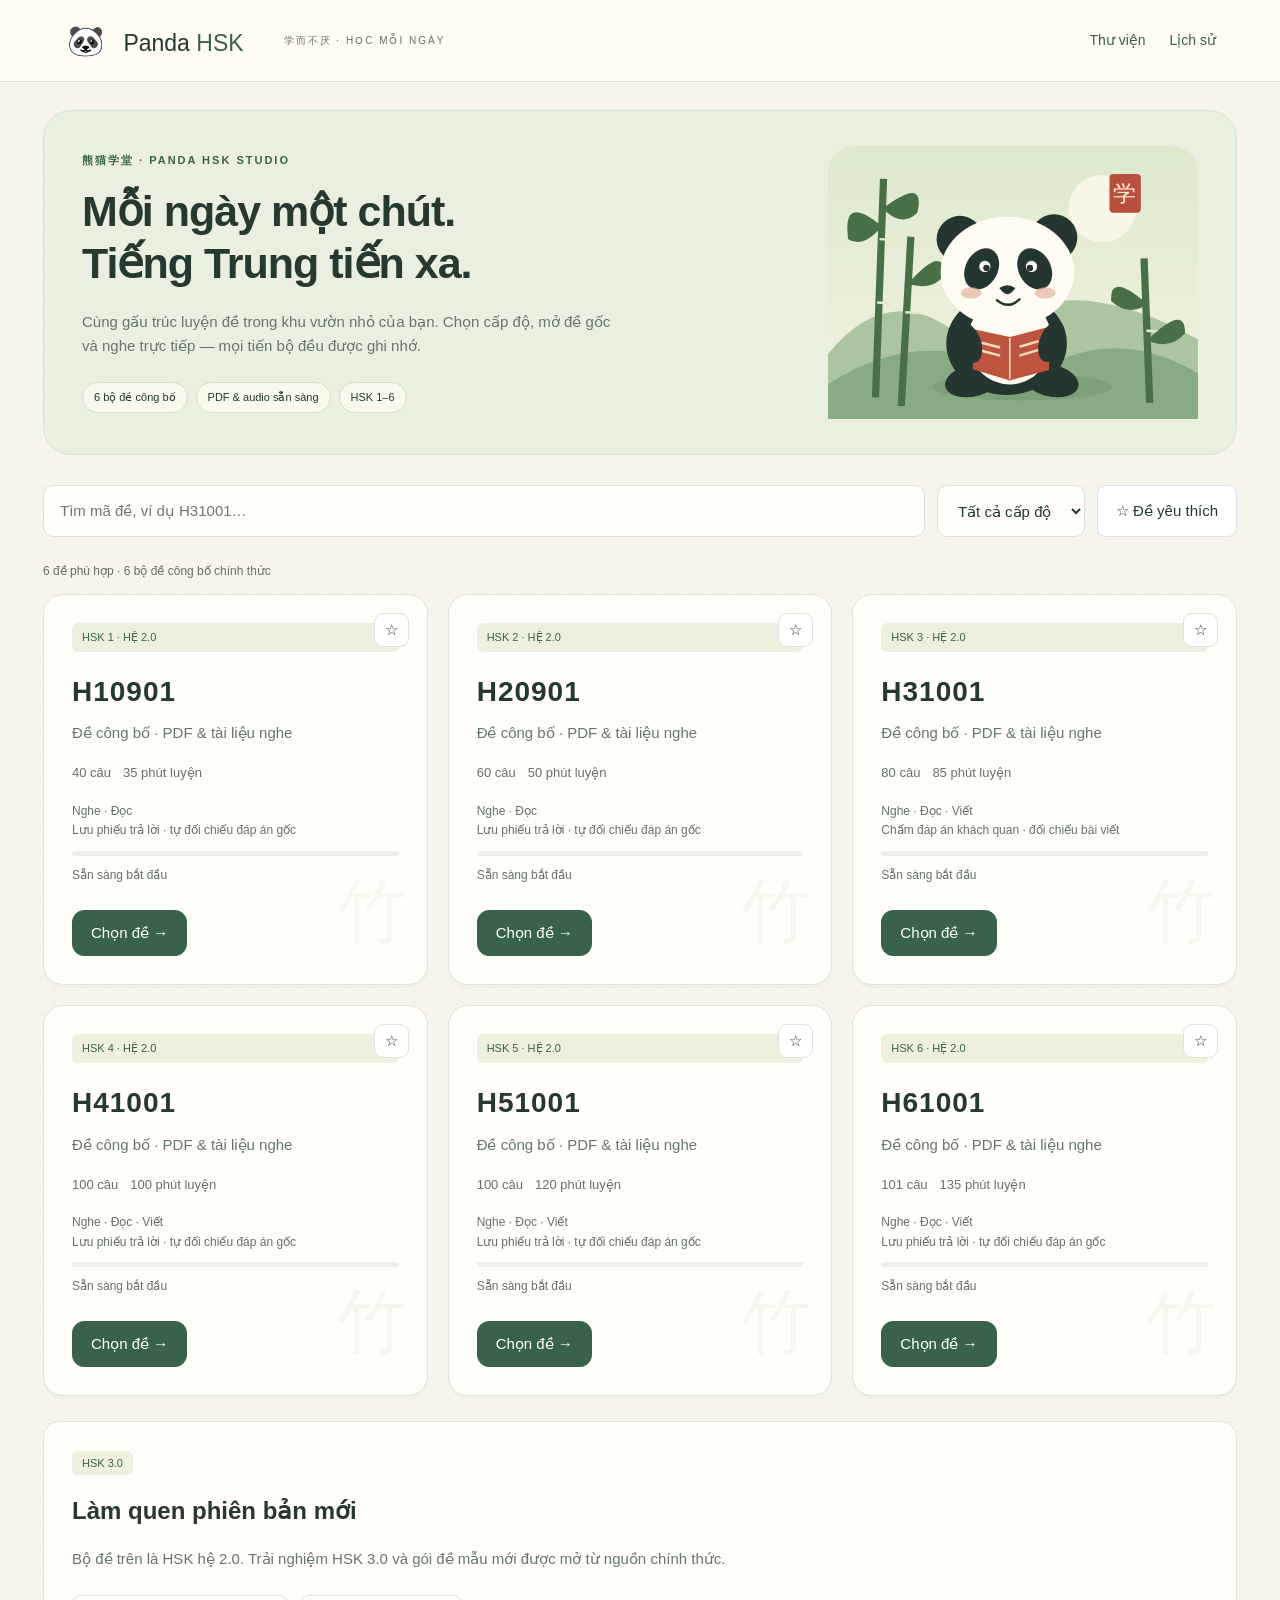
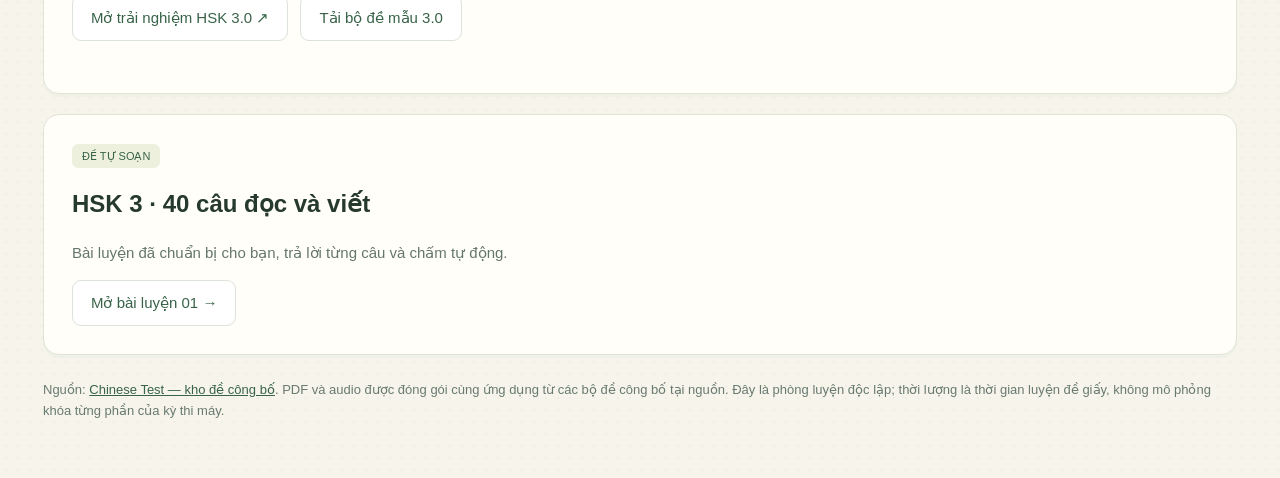
<file: index.html>
<!doctype html><html lang="vi"><meta charset="utf-8"><meta name="viewport" content="width=device-width,initial-scale=1"><meta name="theme-color" content="#176a54"><title>Panda HSK · Vườn luyện tiếng Trung</title><link rel="stylesheet" href="style.css"><link rel="stylesheet" href="library.css"><body><header><a href="#library" class="brand"><b class="panda-logo">🐼</b> Panda <strong>HSK</strong></a><span class="tag">学而不厌 · HỌC MỖI NGÀY</span><nav><a href="#library">Thư viện</a><a href="#history">Lịch sử</a></nav></header><main id="app" tabindex="-1"></main><div id="toast" role="status" aria-live="polite"></div><dialog id="modal"><div id="modalBody"></div><button id="closeModal">Đóng</button></dialog><script type="module" src="pdf-viewer.js"></script><script src="library.js"></script></body></html>
</file>
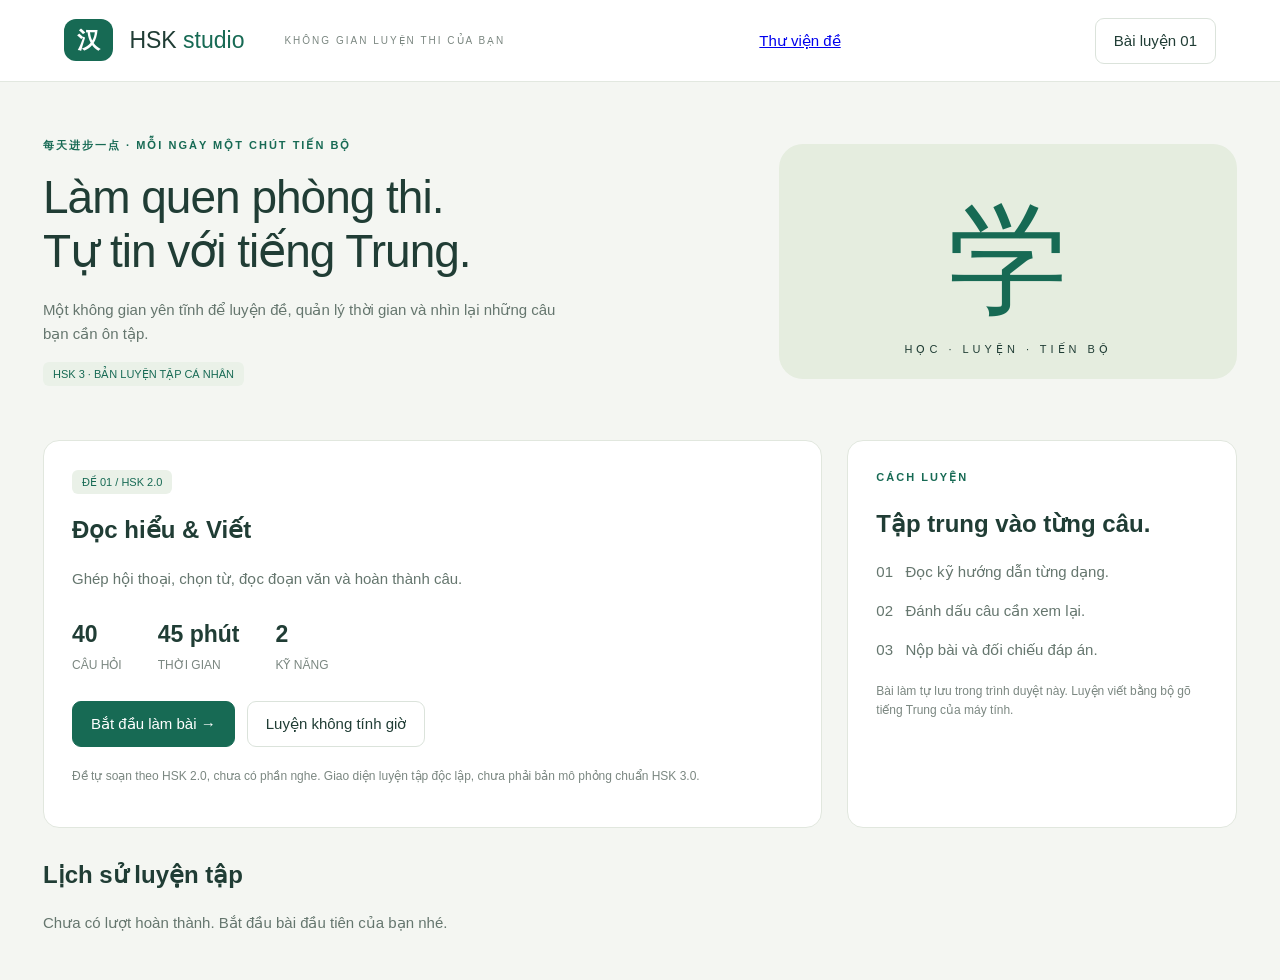
<file: practice.html>
<!doctype html><html lang="vi"><meta charset="utf-8"><meta name="viewport" content="width=device-width, initial-scale=1"><title>HSK Studio · Phòng luyện thi</title><link rel="stylesheet" href="style.css"><body><header><a href="/" class="brand"><b>汉</b> HSK <strong>studio</strong></a><span class="tag">KHÔNG GIAN LUYỆN THI CỦA BẠN</span><a href="index.html#library" style="margin-left:auto">Thư viện đề</a><button id="home">Bài luyện 01</button></header><main id="app"></main><dialog id="confirm"><h2>Nộp bài luyện tập?</h2><p id="confirmText"></p><div class="actions"><button id="cancel">Tiếp tục làm</button><button class="primary" id="submit">Nộp bài</button></div></dialog><script src="practice.js"></script></body></html>
</file>
<file: style.css>
:root{--green:#176a54;--ink:#203d35;--muted:#7b8781;--bg:#f4f6f2}*{box-sizing:border-box}body{margin:0;background:var(--bg);color:var(--ink);font:15px/1.6 Arial,sans-serif}header{height:82px;display:flex;align-items:center;gap:40px;padding:0 5%;background:white;border-bottom:1px solid #e2e8e0}.brand{color:var(--ink);text-decoration:none;font-size:23px}.brand b{background:var(--green);color:white;border-radius:12px;padding:8px 13px;margin-right:10px}.brand strong{font-weight:400;color:var(--green)}.tag{font-size:10px;letter-spacing:2px;color:var(--muted)}header button{margin-left:auto}button{font:inherit;cursor:pointer;border:1px solid #dbe3db;padding:10px 18px;border-radius:9px;background:white;color:var(--ink)}button:hover{border-color:var(--green);background:#eff6ef}button:focus-visible,input:focus-visible{outline:3px solid #d7b663;outline-offset:3px}button:disabled{opacity:.45;cursor:default}.primary{background:var(--green);color:white;border-color:var(--green)}.primary:hover{background:#12533f;color:white}main{max-width:1250px;margin:45px auto;padding:0 28px}.eyebrow{font-size:11px;letter-spacing:2px;color:var(--green);font-weight:bold}h1{font-size:46px;line-height:1.18;font-weight:500;margin:15px 0 20px;letter-spacing:-1px}h2{font-size:24px;line-height:1.4}p{color:#65766e}.hero{display:grid;grid-template-columns:1.5fr 1fr;gap:50px;align-items:center;margin:55px 0}.hero p{max-width:520px}.art{height:235px;background:#e5eddf;border-radius:24px;display:flex;align-items:center;justify-content:center;position:relative;overflow:hidden}.art strong{font:120px 'Noto Sans SC',sans-serif;color:#176a54}.art span{position:absolute;bottom:20px;font-size:11px;letter-spacing:4px}.cards{display:grid;grid-template-columns:2fr 1fr;gap:25px}.card,.panel{background:white;border:1px solid #e1e7de;border-radius:16px;padding:28px}.badge{font-size:11px;background:#eaf1e8;border-radius:6px;padding:6px 10px;color:var(--green)}.stats{display:flex;gap:36px;margin:25px 0}.stats strong{display:block;font-size:23px}.stats span{font-size:12px;color:var(--muted)}.actions{display:flex;gap:12px;flex-wrap:wrap}.note{font-size:12px;color:var(--muted);margin-top:20px}.history{margin-top:30px}.historyrow{display:flex;justify-content:space-between;gap:16px;padding:14px 0;border-bottom:1px solid #edf0e9}.examhead{display:flex;align-items:center;justify-content:space-between;margin-bottom:22px}.timer{font-size:27px;font-variant-numeric:tabular-nums}.workspace{display:grid;grid-template-columns:1fr 290px;gap:25px}.question{min-height:440px}.chinese{font-family:'Noto Sans SC',sans-serif;font-size:23px;line-height:1.95}.passage{background:#f6f8f3;border-radius:10px;padding:20px;margin:20px 0;font-size:20px}.option{display:flex;gap:16px;width:100%;text-align:left;align-items:center;margin:12px 0;padding:13px 18px;font-family:'Noto Sans SC',sans-serif;font-size:19px}.option em{font:13px Arial;border:1px solid #d7e1d4;border-radius:6px;padding:4px 9px;font-style:normal}.option.selected{border-color:var(--green);background:#edf5ee}.navgrid{display:grid;grid-template-columns:repeat(5,1fr);gap:8px}.navgrid button{padding:8px 0;font-size:12px}.navgrid .done{background:#e1efe5;border-color:#c2d9c7}.navgrid .current{background:var(--green);color:white}.navgrid .flag{box-shadow:inset 0 -3px #d8ad43}.foot{display:flex;justify-content:space-between;margin-top:25px}.input{width:100%;padding:17px;border:1px solid #c8d7c8;border-radius:10px;font-size:24px;margin-top:25px}.result{max-width:850px;margin:auto}.score{font-size:62px;color:var(--green);line-height:1.4}.review{margin:18px 0;padding:22px;background:white;border:1px solid #dde5db;border-radius:12px}.correct{color:#176a54}.wrong{color:#b45135}dialog{max-width:470px;border:0;border-radius:18px;padding:32px}dialog::backdrop{background:#15382b66}.saved{font-size:11px;color:var(--green)}@media(max-width:800px){.tag{display:none}.hero,.cards,.workspace{grid-template-columns:1fr}.hero{margin:25px 0;gap:20px}h1{font-size:34px}.art{height:140px}.art strong{font-size:70px}.art span{bottom:8px}.workspace aside{order:2}.question{min-height:350px}main{padding:0 16px;margin-top:25px}.card,.panel{padding:20px}.chinese{font-size:20px}.stats{gap:24px}header{padding:0 16px}.brand{font-size:20px}}
</file>
<file: library.css>
nav{margin-left:auto;display:flex;gap:24px}nav a,a{color:var(--green)}nav a{text-decoration:none;font-size:14px}button,a,input,select{touch-action:manipulation}.intro{display:flex;align-items:center;justify-content:space-between;gap:35px;margin:35px 0}.intro h1{font-size:42px}.intro p{max-width:680px}.intro .seal{background:#e3ecdf;border-radius:22px;padding:15px 35px;font:70px 'Noto Sans SC',sans-serif;color:var(--green)}.filters{display:flex;gap:12px;flex-wrap:wrap;margin:25px 0}.filters input{flex:1;min-width:190px}.filters input,.filters select{padding:13px 16px;border:1px solid #dae2d8;border-radius:10px;font:inherit;background:white;color:var(--ink)}.catalog{display:grid;grid-template-columns:repeat(3,1fr);gap:20px}.examcard{position:relative;display:flex;flex-direction:column;gap:10px}.examcard h2{margin:10px 0 0}.examcard p{margin:0}.examcard .actions{margin-top:auto;padding-top:15px}.examcard .favorite{position:absolute;right:18px;top:18px;padding:4px 10px}.cardmeta{display:flex;gap:12px;font-size:13px;color:var(--muted);margin:8px 0}.progress{height:5px;background:#eef1eb;border-radius:10px;overflow:hidden}.progress i{display:block;height:100%;background:var(--green)}.notice{font-size:13px;padding:12px 0;color:#697a70}.empty{padding:50px;text-align:center;grid-column:1/-1}.small{font-size:12px;color:var(--muted)}.sessionbar{display:flex;align-items:center;justify-content:space-between;gap:20px;margin-bottom:20px}.sessionbar h2{margin:4px 0}.exam-layout{display:grid;grid-template-columns:minmax(0,1.5fr) minmax(300px,1fr);gap:20px;align-items:start}.pdf-panel{position:sticky;top:15px;overflow:hidden}.pdf-panel iframe{display:block;width:100%;height:65vh;min-height:430px;border:1px solid #e1e7df;border-radius:10px;background:#f5f6f3}.resource-actions{display:flex;gap:15px;flex-wrap:wrap;margin-bottom:14px;font-size:13px}.answer-panel{max-height:78vh;overflow:auto;scroll-behavior:smooth}.answer-row{padding:13px 0;border-bottom:1px solid #edf0e9}.answer-label{display:flex;align-items:center;justify-content:space-between;font-weight:bold;font-size:13px;margin-bottom:8px}.answer-row input,.answer-row textarea{font:18px 'Noto Sans SC',sans-serif;width:100%;padding:10px;border-radius:7px;border:1px solid #d6e0d3;resize:vertical}.answer-row.flagged{border-left:3px solid #d5ad4b;padding-left:10px}.choice-row{display:flex;gap:6px;flex-wrap:wrap}.choice-row button{padding:6px 12px;min-width:36px}.choice-row button.active{color:white;background:var(--green);border-color:var(--green)}.tiny{font-size:12px;padding:4px 9px}.sheet-toolbar{position:sticky;top:-28px;background:white;z-index:2;padding:8px 0 15px;border-bottom:1px solid #e5ebe2;display:flex;gap:6px;flex-wrap:wrap}.audio-box{margin-top:16px;padding-top:14px;border-top:1px solid #e3e8df}.audio-box audio{width:100%;margin-top:10px}.audio-box input{max-width:100%;font-size:12px}.results-list{margin:22px 0}.result-row{display:grid;grid-template-columns:60px 1fr 1fr;gap:14px;padding:12px;border-bottom:1px solid #e3e8df}.result-row:nth-child(even){background:#f5f8f2}.result-row span{overflow-wrap:anywhere}.result-actions{display:flex;gap:12px;flex-wrap:wrap;margin:24px 0}#toast{position:fixed;bottom:25px;left:50%;transform:translateX(-50%);background:#203d35;color:white;padding:12px 22px;border-radius:10px;z-index:20;display:none}.loading{padding:60px;text-align:center}.danger{color:#a84332}.paused{color:#a56811}.modebox{margin:22px 0;padding:18px;background:#f5f8f2;border-radius:12px}.modebox label{display:block;padding:8px 0}dialog{width:min(560px,95vw);max-width:560px}.hint{font-size:13px;background:#eef3e9;padding:12px;border-radius:8px}button{transition:background .15s,border-color .15s}.section-title{margin:24px 0 10px;font-size:15px}.linkbutton{display:inline-block;padding:10px 18px;border:1px solid #dbe3db;border-radius:9px;background:white;text-decoration:none}input[type=checkbox],input[type=radio]{accent-color:var(--green)}@media(max-width:1000px){.catalog{grid-template-columns:repeat(2,1fr)}}@media(max-width:700px){.catalog,.exam-layout{grid-template-columns:1fr}.intro .seal{display:none}.intro h1{font-size:32px}nav{gap:12px}.pdf-panel{position:static}.pdf-panel iframe{height:45vh;min-height:300px}.answer-panel{max-height:none}.sessionbar{align-items:flex-start;flex-wrap:wrap}.sheet-toolbar{top:0}.tag{display:none}}@media(prefers-reduced-motion:reduce){*{scroll-behavior:auto!important;transition:none!important}}
/* Panda garden theme */
:root{--green:#386348;--ink:#26392e;--muted:#657365;--bg:#f6f4eb}body{background-color:var(--bg);background-image:radial-gradient(#72865c10 1px,transparent 1px);background-size:12px 12px}header{background:#fffcf3;border-bottom:1px solid #dfe3d4}.brand .panda-logo{padding:3px;background:transparent;font-size:30px}main{margin-top:28px}.intro{background:#eaf0df;border:1px solid #d9e2ca;border-radius:28px;padding:35px 38px;margin:0 0 30px;overflow:hidden;position:relative}.intro h1{font-size:43px;font-weight:650;line-height:1.22}.intro p{max-width:540px;font-size:15px}.panda-art{width:36%;max-width:370px;align-self:stretch;object-fit:contain}.hero-pills{display:flex;flex-wrap:wrap;gap:8px;margin-top:24px}.hero-pills span{font-size:11px;padding:6px 11px;border-radius:20px;background:#fffdf3b0;border:1px solid #d5dfc7}.card,.panel{background:#fffef8;border-color:#e0e4d4;box-shadow:0 3px 0 #dce3d43b}.examcard{border-radius:20px;overflow:hidden}.examcard:after{content:'竹';position:absolute;right:20px;bottom:25px;font:70px serif;color:#6f8c5110;pointer-events:none}.examcard .primary{position:relative;z-index:1}.examcard h2{letter-spacing:1px;font-size:28px}.badge{background:#edf0dd}.primary{background:#386348;border-radius:12px}.favorite[aria-pressed=true]{color:#a74736;background:#f9ece3}.progress i{background:#709451}.filters input,.filters select{background:#fffef8}.sheet-toolbar{background:#fffef8}.pdf-tools{display:flex;gap:8px;align-items:center;justify-content:center;padding:9px;background:#eaf0df;border-radius:10px 10px 0 0;flex-wrap:wrap}.pdf-tools button{padding:4px 12px}.pdf-tools span{font-size:12px;min-width:100px;text-align:center}.pdf-canvas-wrap{height:53vh;min-height:300px;overflow:auto;background:#dfe3d8;padding:12px}.pdf-canvas-wrap canvas{display:block;margin:0 auto;background:white;box-shadow:0 2px 8px #24362f30;max-width:none}.pdf-panel{padding:20px}.local-files{font-size:12px;color:var(--muted);margin:12px 0}.local-files summary{cursor:pointer}.local-files label{display:block;margin:8px 0}.audio-heading,.audio-options{display:flex;align-items:center;justify-content:space-between;gap:10px}.audio-heading a{font-size:12px}.audio-box{padding:14px;border-radius:14px;background:#edf1e4;border:1px solid #dce5cd}.audio-box audio{height:40px}.audio-box select{padding:5px;background:#fffef8;border:1px solid #cfd9c7;border-radius:6px}.answer-panel{scrollbar-color:#a6b69a transparent}dialog{background:#fffdf4;border:1px solid #cdd8c3;border-radius:22px;padding:30px}dialog::backdrop{background:#233d2c66;backdrop-filter:blur(3px)}a:focus-visible,select:focus-visible,summary:focus-visible{outline:3px solid #b84f3e;outline-offset:3px}@media(max-width:800px){.intro{padding:25px}.intro h1{font-size:32px}.panda-art{width:34%}}@media(max-width:550px){header{gap:12px;padding:0 18px}.brand{font-size:19px}main{padding:0 15px}.intro{flex-direction:column;gap:8px}.intro h1{font-size:32px}.panda-art{width:100%;height:180px;align-self:center}.intro p{font-size:14px}.hero-pills{margin-top:16px}.card{padding:22px}.pdf-panel{padding:12px}.pdf-canvas-wrap{height:45vh}.sessionbar .actions{gap:8px}.sessionbar .actions button{padding:8px 12px}}
</file>
